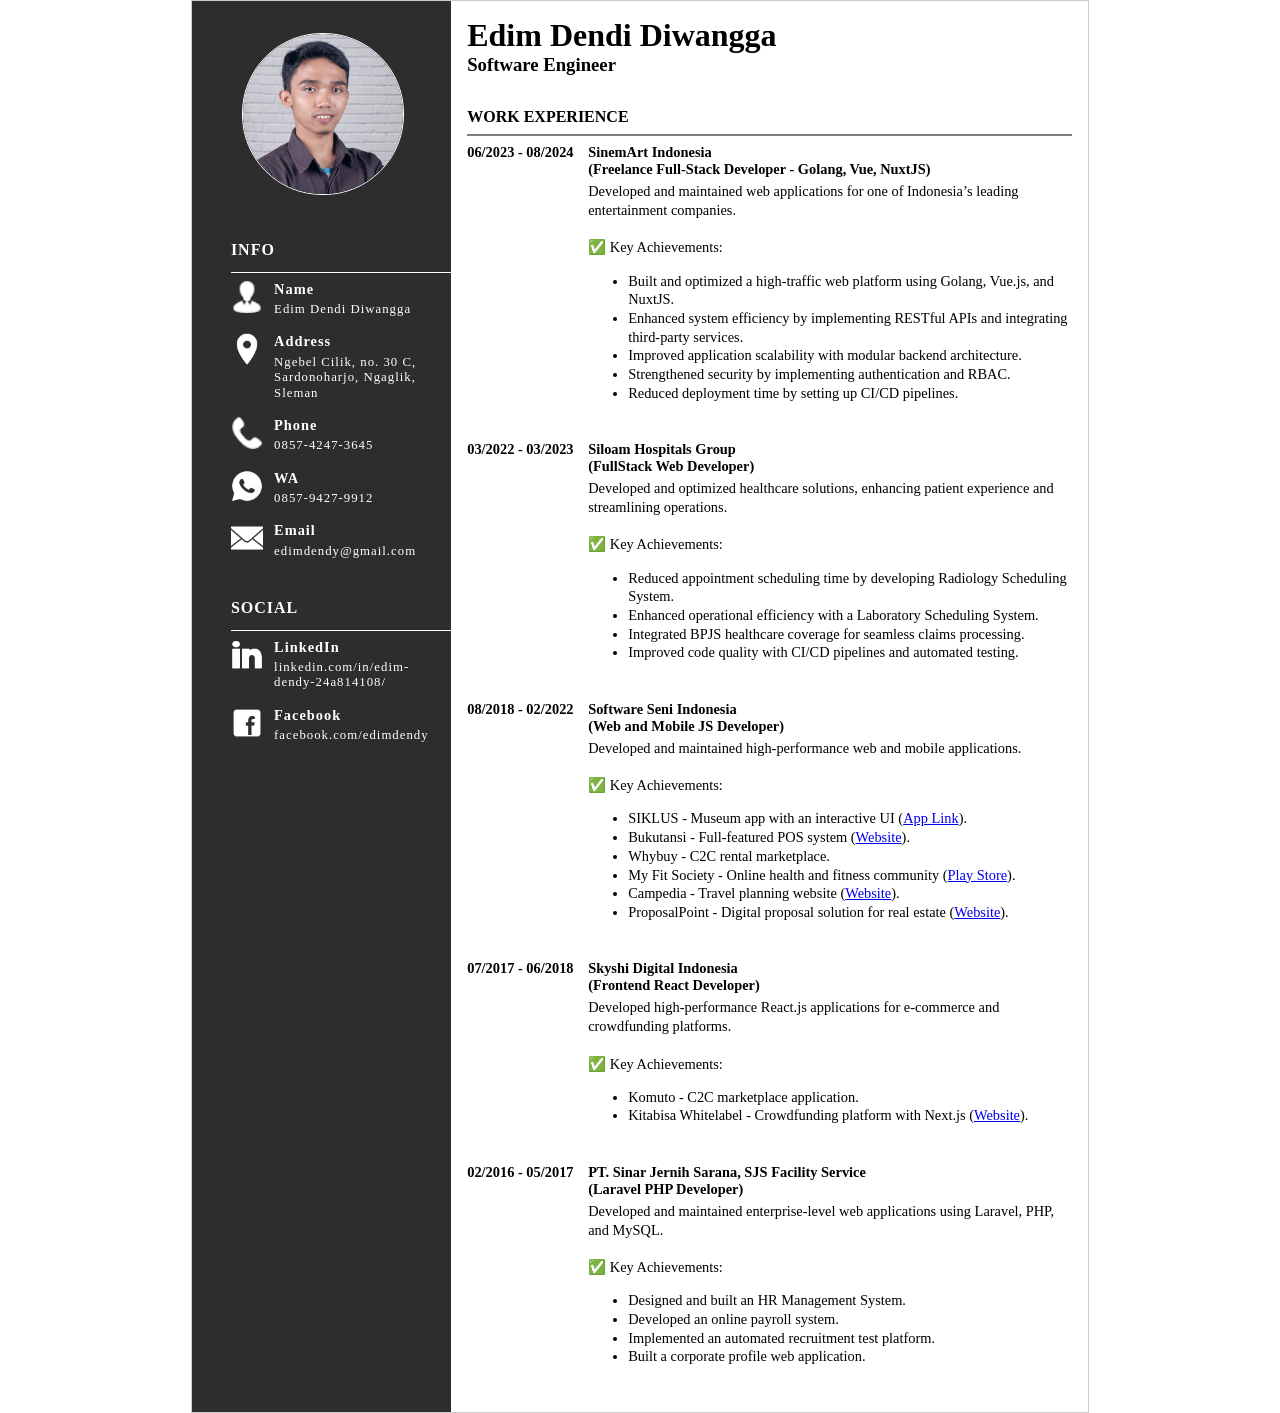
<file: index.html>
<html lang="en">
<head>
  <meta charset="UTF-8">
  <meta name="viewport" content="width=device-width, initial-scale=1.0">
  <meta http-equiv="X-UA-Compatible" content="ie=edge">
  <title>Edim Dendy</title>
  <link rel="stylesheet" type="text/css" href="styles.css">
</head>
<body>
  <div class="container">
    <div class="info-profile">
      <div class="img-wrap">
        <img
          class="img-profile"
          src="/assets/photo.jpeg" />
      </div>
      <div class="info">
        <div class="info-name">
          INFO
        </div>
        <div class="info-item">
          <div class="icon">
            <img src="/assets/user.png"  />
          </div>
          <div class="section">
            <div class="label">Name</div>
            <div class="value">Edim Dendi Diwangga</div>
          </div>
        </div>
        <div class="info-item">
          <div class="icon">
            <img src="/assets/marker.png"  />
          </div>
          <div class="section">
            <div class="label">Address</div>
            <div class="value">Ngebel Cilik, no. 30 C, Sardonoharjo, Ngaglik, Sleman</div>
          </div>
        </div>
        <div class="info-item">
          <div class="icon">
            <img src="/assets/phone.png"  />
          </div>
          <div class="section">
            <div class="label">Phone</div>
            <div class="value">0857-4247-3645</div>
          </div>
        </div>
        <div class="info-item">
          <div class="icon">
            <img src="/assets/wa.png"  />
          </div>
          <div class="section">
            <div class="label">WA</div>
            <div class="value">0857-9427-9912</div>
          </div>
        </div>
        <div class="info-item">
          <div class="icon">
            <img src="/assets/email.png"  />
          </div>
          <div class="section">
            <div class="label">Email</div>
            <div class="value">edimdendy@gmail.com</div>
          </div>
        </div>
      </div>

      <div class="info">
        <div class="info-name">
          SOCIAL
        </div>
        <div class="info-item">
          <div class="icon">
            <img src="/assets/linkedin.png"  />
          </div>
          <div class="section">
            <div class="label">LinkedIn</div>
            <div class="value">
              <a href="https://www.linkedin.com/in/edim-dendy-24a814108/">
                linkedin.com/in/edim-dendy-24a814108/
              </a>
            </div>
          </div>
        </div>
        <div class="info-item">
          <div class="icon">
            <img src="/assets/fb.png"  />
          </div>
          <div class="section">
            <div class="label">Facebook</div>
            <div class="value">
              <a href="https://www.facebook.com/edimdendy">
                facebook.com/edimdendy
              </a>
            </div>
          </div>
        </div>
      </div>
    </div>
    
    
    <div class="content-profile">
      <div class="head">
        <h1>Edim Dendi Diwangga</h1>
        <h3>Software Engineer</h3>
      </div>
      <div class="container-profile">
    <div class="title">WORK EXPERIENCE</div>
    
    <div class="work-item">
        <div class="range-time">06/2023 - 08/2024</div>
        <div class="work-content">
            <div class="work-name">SinemArt Indonesia <br>(Freelance Full-Stack Developer - Golang, Vue, NuxtJS)</div>
            <div class="work-desc">
                Developed and maintained web applications for one of Indonesia’s leading entertainment companies.
                <br><br>
                ✅ Key Achievements:
                <ul>
                    <li>Built and optimized a high-traffic web platform using Golang, Vue.js, and NuxtJS.</li>
                    <li>Enhanced system efficiency by implementing RESTful APIs and integrating third-party services.</li>
                    <li>Improved application scalability with modular backend architecture.</li>
                    <li>Strengthened security by implementing authentication and RBAC.</li>
                    <li>Reduced deployment time by setting up CI/CD pipelines.</li>
                </ul>
            </div>
        </div>
    </div>

    <div class="work-item">
        <div class="range-time">03/2022 - 03/2023</div>
        <div class="work-content">
            <div class="work-name">Siloam Hospitals Group <br>(FullStack Web Developer)</div>
            <div class="work-desc">
                Developed and optimized healthcare solutions, enhancing patient experience and streamlining operations.
                <br><br>
                ✅ Key Achievements:
                <ul>
                    <li>Reduced appointment scheduling time by developing Radiology Scheduling System.</li>
                    <li>Enhanced operational efficiency with a Laboratory Scheduling System.</li>
                    <li>Integrated BPJS healthcare coverage for seamless claims processing.</li>
                    <li>Improved code quality with CI/CD pipelines and automated testing.</li>
                </ul>
            </div>
        </div>
    </div>

    <div class="work-item">
        <div class="range-time">08/2018 - 02/2022</div>
        <div class="work-content">
            <div class="work-name">Software Seni Indonesia <br>(Web and Mobile JS Developer)</div>
            <div class="work-desc">
                Developed and maintained high-performance web and mobile applications.
                <br><br>
                ✅ Key Achievements:
                <ul>
                    <li>SIKLUS - Museum app with an interactive UI (<a href="https://itunes.apple.com/us/app/museum-kepresidenan-yogyakarta/id1437872830?mt=8">App Link</a>).</li>
                    <li>Bukutansi - Full-featured POS system (<a href="https://bukutansi.com/">Website</a>).</li>
                    <li>Whybuy - C2C rental marketplace.</li>
                    <li>My Fit Society - Online health and fitness community (<a href="https://play.google.com/store/apps/details?id=com.myfitsociety">Play Store</a>).</li>
                    <li>Campedia - Travel planning website (<a href="https://campedia.com.au/">Website</a>).</li>
                    <li>ProposalPoint - Digital proposal solution for real estate (<a href="https://www.proposalpoint.com.au/">Website</a>).</li>
                </ul>
            </div>
        </div>
    </div>

    <div class="work-item">
        <div class="range-time">07/2017 - 06/2018</div>
        <div class="work-content">
            <div class="work-name">Skyshi Digital Indonesia <br>(Frontend React Developer)</div>
            <div class="work-desc">
                Developed high-performance React.js applications for e-commerce and crowdfunding platforms.
                <br><br>
                ✅ Key Achievements:
                <ul>
                    <li>Komuto - C2C marketplace application.</li>
                    <li>Kitabisa Whitelabel - Crowdfunding platform with Next.js (<a href="http://cepattanggap.org">Website</a>).</li>
                </ul>
            </div>
        </div>
    </div>

    <div class="work-item">
        <div class="range-time">02/2016 - 05/2017</div>
        <div class="work-content">
            <div class="work-name">PT. Sinar Jernih Sarana, SJS Facility Service <br>(Laravel PHP Developer)</div>
            <div class="work-desc">
                Developed and maintained enterprise-level web applications using Laravel, PHP, and MySQL.
                <br><br>
                ✅ Key Achievements:
                <ul>
                    <li>Designed and built an HR Management System.</li>
                    <li>Developed an online payroll system.</li>
                    <li>Implemented an automated recruitment test platform.</li>
                    <li>Built a corporate profile web application.</li>
                </ul>
            </div>
        </div>
    </div>
</div>

    </div>
  </div>
</body>
</html>
</file>
<file: styles.css>
body {
  margin: 0;
}

.container {
  display: flex;
  flex-direction: row;
  width: 90%;
  height: auto;
  margin: auto;
  border: 1px solid #ccc;
}

.container .info-profile {
  width: 30%;
  height: auto;
  background-color: #2d2d2d;
  display: flex;
  flex-direction: column;
  align-items: center;
}

.container .info-profile .img-wrap {
  height: 15em;
  width: 10em;
}

.container .info-profile .img-wrap .img-profile {
  border: 1px solid #fff;
  margin-top: 2em;
  max-width: 100%; 
  display:block; 
  height: auto;
  border-radius: 5em;
  -webkit-border-radius: 5em;
  -moz-border-radius: 5em;
  -ms-border-radius: 5em;
  -o-border-radius: 5em;
}

.container .info-profile .info {
  width: 85%;
  padding-bottom: 2em;
  align-self: flex-end;
}

.container .info-profile .info .info-name {
  font-size: 1em;
  font-weight: bold;
  letter-spacing: 1px;
  color: #fff;
  padding-bottom: 0.8em;
  border-bottom: 1px solid #fff
}

.container .info-profile .info .info-item {
  padding: 0.5em 0.5em 0.5em 0;
  display: flex;
  flex-direction: row;
  align-items: flex-start;
}

.container .info-profile .info .info-item .icon {
  padding-right: 0.7em;
}

.container .info-profile .info .info-item .icon img {
  width: 2em;
  height: 2em;
}

.section {
  width: 95%;
  height: auto;
}

.container .info-profile .info .info-item .section {
  height: 2.3em;
  display: flex;
  flex-direction: column;
  justify-content: space-between;
  height: auto;
}

.container .info-profile .info .info-item .label {
  color: #fff;
  font-size: 0.9em;
  font-weight: 600;
  letter-spacing: 1px;
  letter-spacing: 1px;
  padding-bottom: 0.3em
}

.container .info-profile .info .info-item .value {
  color: #fff;
  font-size: 0.8em;
  letter-spacing: 1px;
  line-height: 1.2em;
}

.container .info-profile .info .info-item .value a {
  text-decoration: none;
  color: #fff;
}

.content-profile {
  width: 70%;
  background-color: #fff;
  padding: 1em;
}

.content-profile .head {
  display: flex;
  flex-direction: column;
  align-items: flex-start;
  padding-bottom: 2em;
}

h1, h3 {
  margin: 0;
  padding: 0;
}

.content-profile .container-profile {
  width: 100%;
  display: flex;
  flex-direction: column;
}

.content-profile .container-profile .title {
  border-bottom: 2px solid grey;
  padding-bottom: 0.5em;
  font-weight: bold;
  font-size: 1em;
}

.content-profile .container-profile .work-item {
  width: 100%;
  padding-top: 0.5em;
  display: flex;
  flex-direction: row;
  justify-content: space-between;
}

.content-profile .container-profile .work-item .range-time {
  width: 20%;
  font-weight: 600;
  font-size: 0.9em;
}

.content-profile .container-profile .work-item .work-content {
  width: 80%;
  padding-bottom: 1em;
  display: flex;
  flex-direction: column;
}

.content-profile .container-profile .work-item .work-content .work-name {
  font-weight: 600;
  font-size: 0.9em;
  padding-bottom: 0.3em;
}

.content-profile .container-profile .work-item .work-content .work-desc {
  font-size: 0.9em;
  line-height: 1.3em;
}



/* 
  ##Device = Desktops
  ##Screen = 1281px to higher resolution desktops
*/

@media (min-width: 1281px) {
  
  .container {
    width: 70%;
  }
  
}

/* 
  ##Device = Laptops, Desktops
  ##Screen = B/w 1025px to 1280px
*/

@media (min-width: 1025px) and (max-width: 1280px) {
  
  .container {
    width: 70%;
  }
  
}

/* 
  ##Device = Tablets, Ipads (portrait)
  ##Screen = B/w 768px to 1024px
*/

@media (min-width: 768px) and (max-width: 1024px) {
  
  .container {
    width: 100%;
    display: flex;
    flex-direction: column;
  }

  .container .info-profile {
    width: 100%;
  }

  .container .info-profile .info {
    align-self: center;
  }
  
}

/* 
  ##Device = Tablets, Ipads (landscape)
  ##Screen = B/w 768px to 1024px
*/

@media (min-width: 768px) and (max-width: 1024px) and (orientation: landscape) {
  
  .container {
    width: 100%;
    display: flex;
    flex-direction: column;
  }

  .container .info-profile {
    width: 100%;
  }

  .container .info-profile .info {
    align-self: center;
  }

  .content-profile {
    width: 100%;
  }
  
}

/* 
  ##Device = Low Resolution Tablets, Mobiles (Landscape)
  ##Screen = B/w 481px to 767px
*/

@media (min-width: 481px) and (max-width: 767px) {
  
  .container {
    width: 100%;
    display: flex;
    flex-direction: column;
  }

  .container .info-profile {
    width: 100%;
  }

  .container .info-profile .info {
    align-self: center;
  }

  .content-profile {
    width: 100%;
  }
}

/* 
  ##Device = Most of the Smartphones Mobiles (Portrait)
  ##Screen = B/w 320px to 479px
*/

@media (min-width: 320px) and (max-width: 480px) {
  
  .container {
    width: 100%;
    display: flex;
    flex-direction: column;
  }

  .container .info-profile {
    width: 100%;
  }

  .container .info-profile .info {
    align-self: center;
  }

  .content-profile {
    width: 100%;
  }
  
}
</file>
